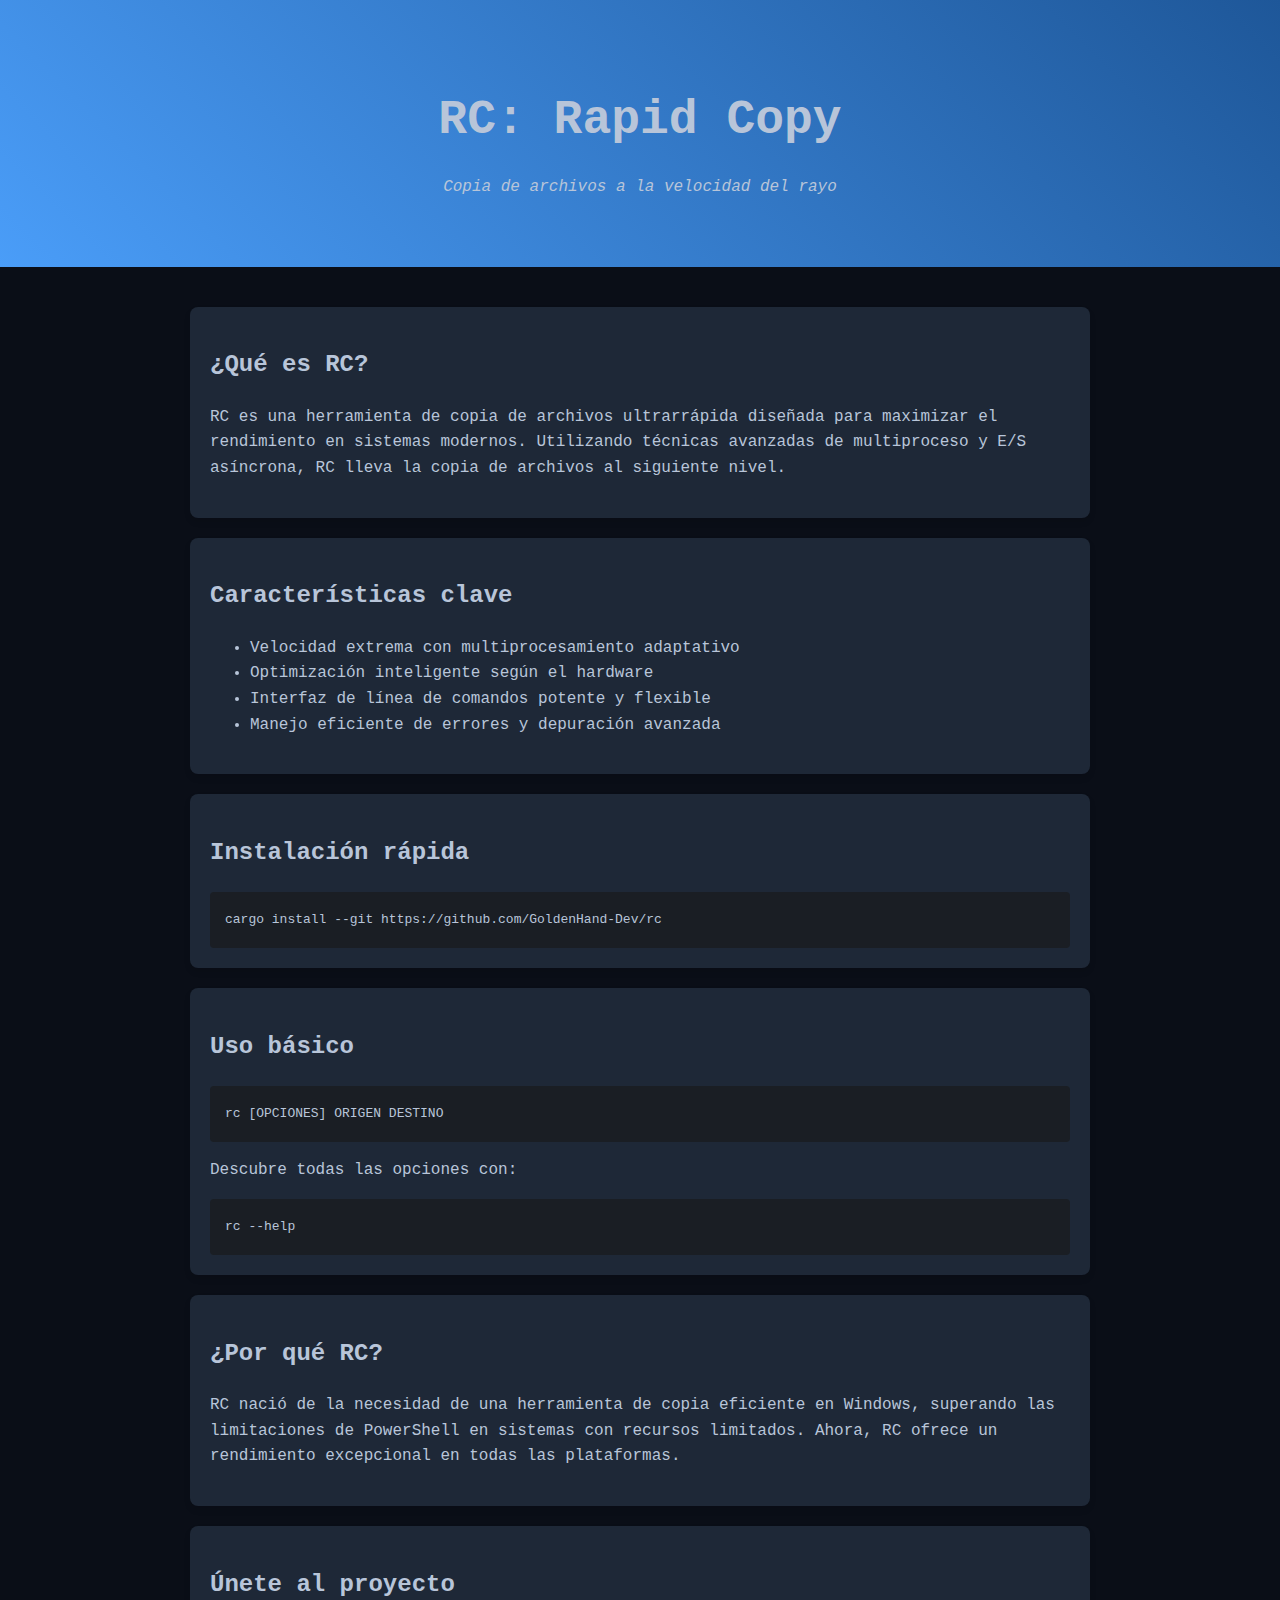
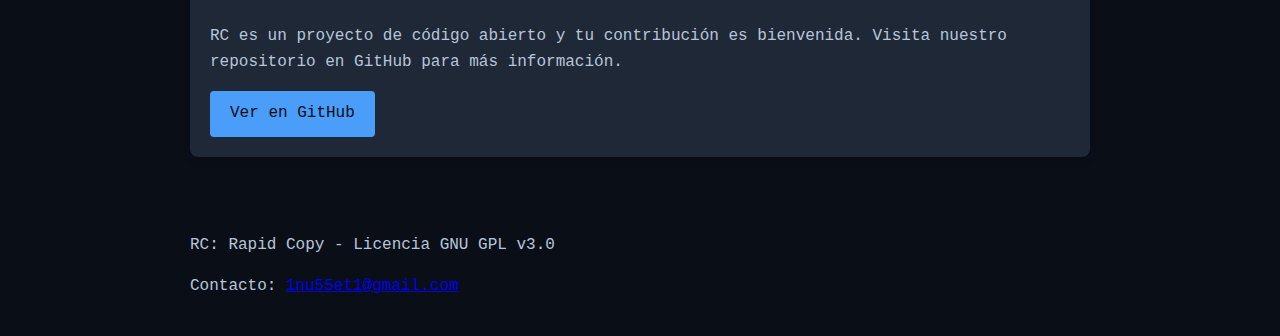
<file: rc/index.html>
<!DOCTYPE html>
<html lang="es">
<head>
    <meta charset="UTF-8">
    <meta name="viewport" content="width=device-width, initial-scale=1.0">
    <title>RC: Rapid Copy - Velocidad extrema en copia de archivos</title>
    <style>
        :root {
            --bg-color: #0a0e17;
            --text-color: #b8c5d9;
            --accent-color: #4a9df8;
            --secondary-color: #1e2837;
        }
        body {
            font-family: 'Courier New', monospace;
            background-color: var(--bg-color);
            color: var(--text-color);
            margin: 0;
            padding: 0;
            line-height: 1.6;
        }
        .container {
            max-width: 900px;
            margin: 0 auto;
            padding: 20px;
        }
        header {
            text-align: center;
            padding: 50px 0;
            background: linear-gradient(45deg, #4a9df8, #1e5799);
        }
        h1 {
            font-size: 3em;
            margin-bottom: 10px;
        }
        .tagline {
            font-style: italic;
        }
        .feature-box {
            background-color: var(--secondary-color);
            border-radius: 8px;
            padding: 20px;
            margin: 20px 0;
            box-shadow: 0 4px 6px rgba(0, 0, 0, 0.1);
        }
        .code-block {
            background-color: #1a1e24;
            border-radius: 4px;
            padding: 15px;
            overflow-x: auto;
        }
        .btn {
            display: inline-block;
            background-color: var(--accent-color);
            color: var(--bg-color);
            padding: 10px 20px;
            text-decoration: none;
            border-radius: 4px;
            transition: background-color 0.3s;
        }
        .btn:hover {
            background-color: #3a7dc8;
        }
    </style>
</head>
<body>
    <header>
        <h1>RC: Rapid Copy</h1>
        <p class="tagline">Copia de archivos a la velocidad del rayo</p>
    </header>
    
    <div class="container">
        <div class="feature-box">
            <h2>¿Qué es RC?</h2>
            <p>RC es una herramienta de copia de archivos ultrarrápida diseñada para maximizar el rendimiento en sistemas modernos. Utilizando técnicas avanzadas de multiproceso y E/S asíncrona, RC lleva la copia de archivos al siguiente nivel.</p>
        </div>
        
        <div class="feature-box">
            <h2>Características clave</h2>
            <ul>
                <li>Velocidad extrema con multiprocesamiento adaptativo</li>
                <li>Optimización inteligente según el hardware</li>
                <li>Interfaz de línea de comandos potente y flexible</li>
                <li>Manejo eficiente de errores y depuración avanzada</li>
            </ul>
        </div>
        
        <div class="feature-box">
            <h2>Instalación rápida</h2>
            <div class="code-block">
                <code>cargo install --git https://github.com/GoldenHand-Dev/rc</code>
            </div>
        </div>
        
        <div class="feature-box">
            <h2>Uso básico</h2>
            <div class="code-block">
                <code>rc [OPCIONES] ORIGEN DESTINO</code>
            </div>
            <p>Descubre todas las opciones con:</p>
            <div class="code-block">
                <code>rc --help</code>
            </div>
        </div>
        
        <div class="feature-box">
            <h2>¿Por qué RC?</h2>
            <p>RC nació de la necesidad de una herramienta de copia eficiente en Windows, superando las limitaciones de PowerShell en sistemas con recursos limitados. Ahora, RC ofrece un rendimiento excepcional en todas las plataformas.</p>
        </div>
        
        <div class="feature-box">
            <h2>Únete al proyecto</h2>
            <p>RC es un proyecto de código abierto y tu contribución es bienvenida. Visita nuestro repositorio en GitHub para más información.</p>
            <a href="https://github.com/GoldenHand-Dev/rc" class="btn">Ver en GitHub</a>
        </div>
    </div>
    
    <footer>
        <div class="container">
            <p>RC: Rapid Copy - Licencia GNU GPL v3.0</p>
            <p>Contacto: <a href="mailto:1nu55et1@gmail.com">1nu55et1@gmail.com</a></p>
        </div>
    </footer>
</body>
</html>
</file>
